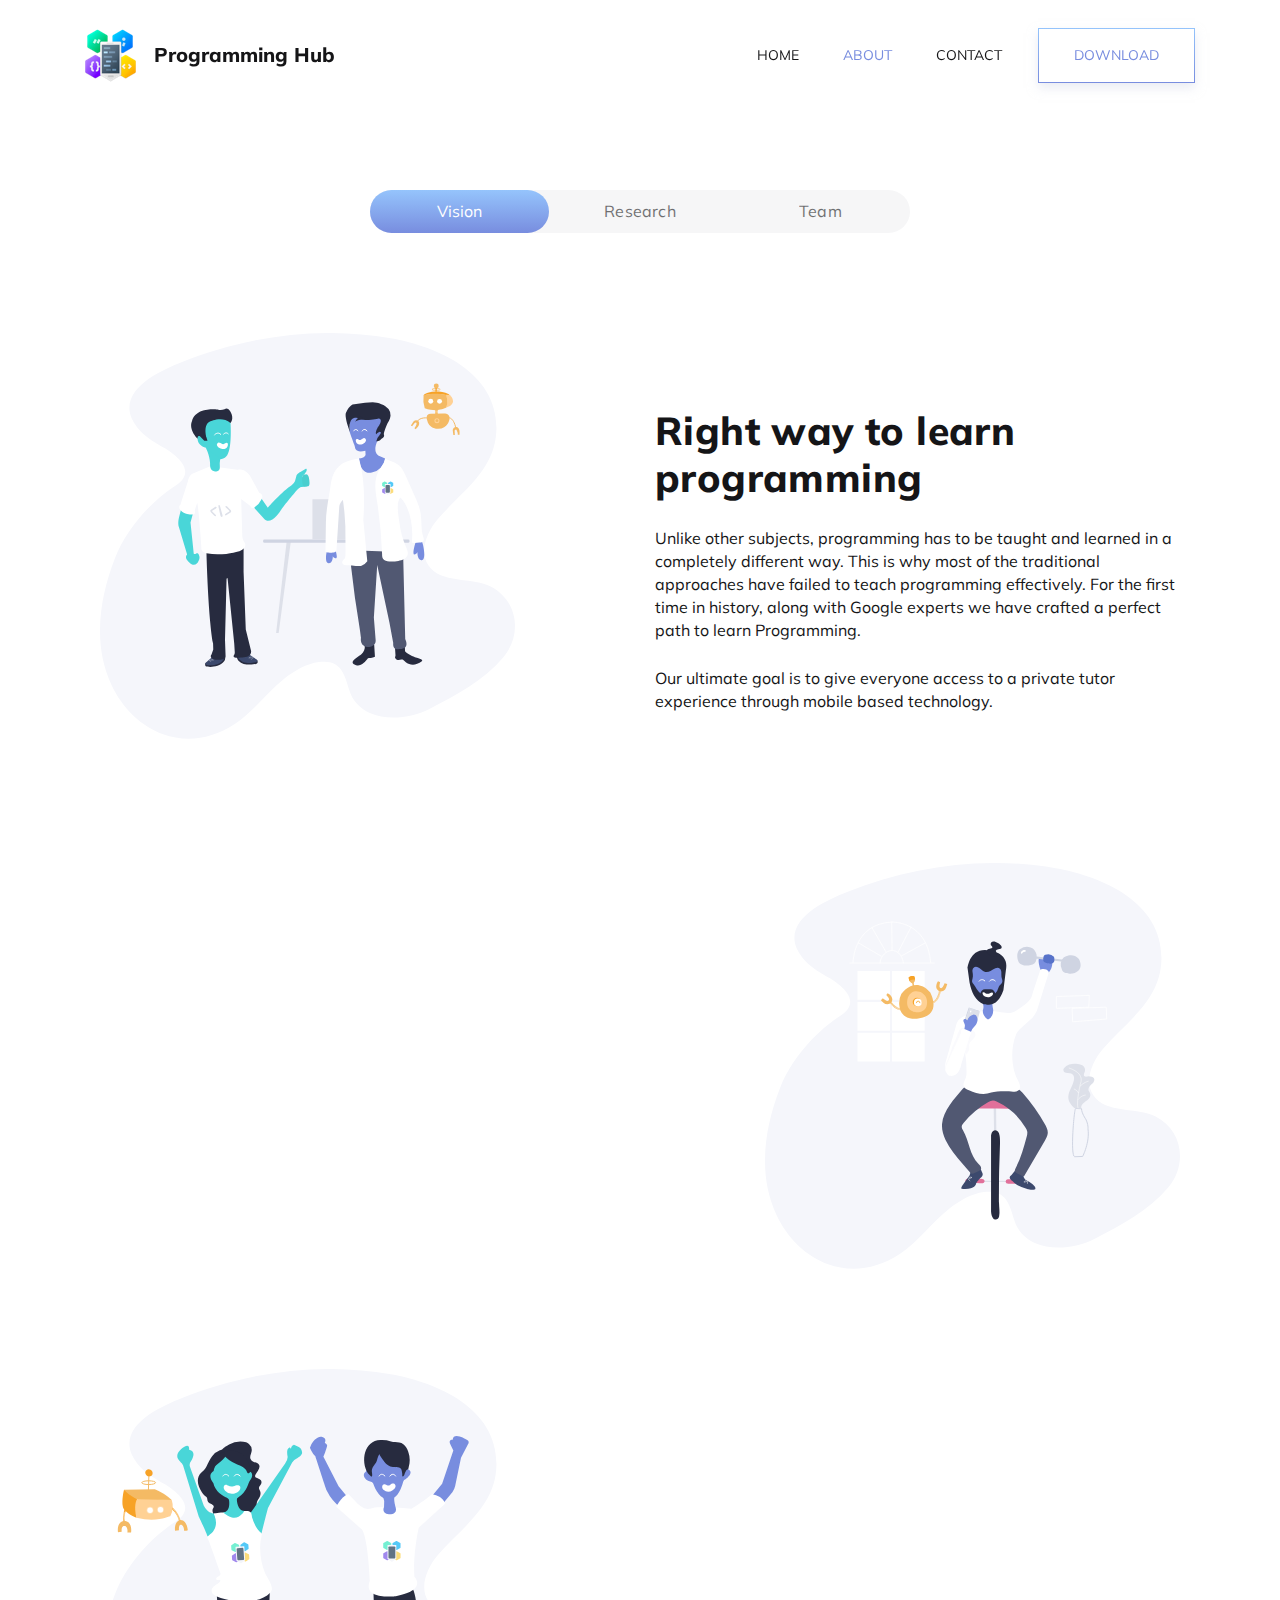
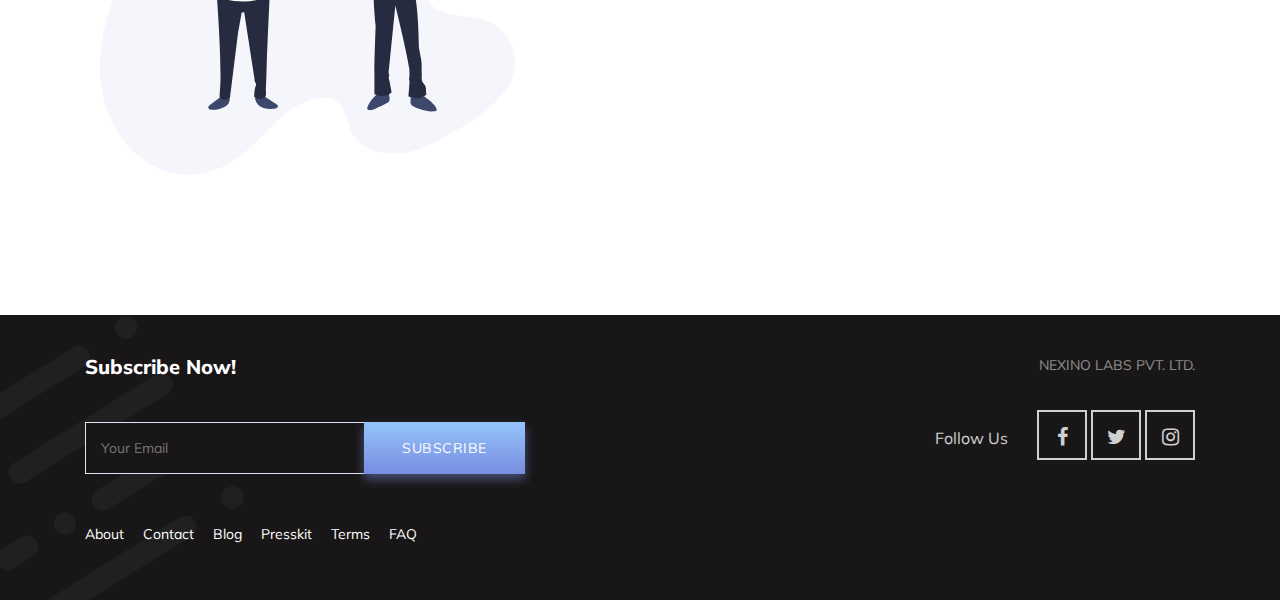
<file: about.html>
<!doctype html>
<html lang="en">

<head>
    <title>Title</title>
    <!-- Required meta tags -->
    <meta charset="utf-8">
    <meta name="viewport" content="width=device-width, initial-scale=1, shrink-to-fit=no">

    <!-- Bootstrap CSS -->
    <link rel="stylesheet" href="https://stackpath.bootstrapcdn.com/bootstrap/4.3.1/css/bootstrap.min.css"
        integrity="sha384-ggOyR0iXCbMQv3Xipma34MD+dH/1fQ784/j6cY/iJTQUOhcWr7x9JvoRxT2MZw1T" crossorigin="anonymous">
    <link href="https://fonts.googleapis.com/css?family=Muli:400,600,700,800,900&display=swap&subset=vietnamese"
        rel="stylesheet">
    <link rel="stylesheet" href="https://cdnjs.cloudflare.com/ajax/libs/font-awesome/4.7.0/css/font-awesome.min.css">
    <link rel="stylesheet" href="./css/owl.carousel.min.css">
    <link rel="stylesheet" href="./css/owl.theme.default.min.css">
    <link rel="stylesheet" href="./css/slick.css">
    <link rel="stylesheet" href="./css/slick-theme.css">
    <link rel="stylesheet" href="./css/animate.css">
    <link rel="stylesheet" href="./css/style.css">
</head>

<body>
    <!-- header -->
    <header class="header">
        <nav class="navbar navbar-expand-md fixed-top nav__header navbar-light" id="myHeader">
            <div class="container">
                <img src="./img/logo.png" class="img-fluid" alt="logo">
                <a class="navbar-brand" href="#">Programming Hub</a>
                <button class="navbar-toggler d-lg-none" type="button" data-toggle="collapse"
                    data-target="#collapsibleNavId" aria-controls="collapsibleNavId" aria-expanded="false"
                    aria-label="Toggle navigation">
                    <span class="navbar-toggler-icon"></span>
                </button>
                <div class="collapse navbar-collapse" id="collapsibleNavId">
                    <ul class="navbar-nav ml-auto">
                        <li class="nav-item ">
                            <a class="nav-link" href="index.html">Home </a>
                        </li>
                        <li class="nav-item active">
                            <a class="nav-link" href="about.html">About</a>
                        </li>
                        <li class="nav-item">
                            <a class="nav-link" href="contact.html">Contact</a>
                        </li>
                    </ul>
                    <a class="nav-link btn btn-download" href="/#download">Download</a>
                </div>
            </div>
        </nav>
    </header>
    <!-- about -->
    <section class="about">
        <div class="container">
            <div class="row">
                <div class="col-md-6 offset-md-3">
                    <ul class="nav nav-pills nav-justified about__nav">
                        <li class="nav-item">
                            <a class="nav-link active" data-toggle="pill" href="#vision">Vision</a>
                        </li>
                        <li class="nav-item">
                            <a class="nav-link" data-toggle="pill" href="#research">Research</a>
                        </li>
                        <li class="nav-item">
                            <a class="nav-link" data-toggle="pill" href="#team">Team</a>
                        </li>
                    </ul>
                </div>
            </div>
            <div class="tab-content">
                <!-- tab-vision -->
                <div class="tab-pane container active" id="vision">
                    <div class="row">
                        <div class="col-md-6">
                            <div class="about__image">
                                <img src="./img/vision-graphic-1.svg" class="img-fluid" alt="vision-graphic-1">
                            </div>
                        </div>
                        <div class="col-md-6">
                            <div class="about__content">
                                <h1 class="wow fadeInUp" data-wow-duration="1.5s" data-wow-delay="0.5s">Right way to
                                    learn programming</h1>
                                <p class="wow fadeInUp" data-wow-duration="1.5s" data-wow-delay="0.5s">Unlike other
                                    subjects, programming has to be taught and learned in a completely
                                    different
                                    way. This is why most of the traditional approaches have failed to teach programming
                                    effectively. For the first time in history, along with Google experts we have
                                    crafted a
                                    perfect path to learn Programming.</p>
                                <p class="wow fadeInUp" data-wow-duration="1.5s" data-wow-delay="0.5s"> Our ultimate
                                    goal is to give everyone access to a private tutor experience through
                                    mobile
                                    based technology.</p>
                            </div>
                        </div>
                    </div>
                    <div class="row">
                        <div class="col-md-6">
                            <div class="about__content">
                                <h1 class="wow fadeInUp" data-wow-duration="1.5s" data-wow-delay="0.5s">Making programming fun</h1>
                                <p class="wow fadeInUp" data-wow-duration="1.5s" data-wow-delay="0.5s">Programming is often considered difficult and boring. But not anymore, we have made
                                    Programming Hub fun and interactive so that people learn new skills and enjoy the
                                    process.</p>
                            </div>
                        </div>
                        <div class="col-md-6 text-right">
                            <div class="about__image ">
                                <img src="./img/vision-graphic-2.svg" class="img-fluid" alt="vision-graphic-2">
                            </div>
                        </div>
                    </div>
                    <div class="row">
                        <div class="col-md-6">
                            <div class="about__image">
                                <img src="./img/vision-graphic-3.svg" class="img-fluid" alt="vision-graphic-3">
                            </div>
                        </div>
                        <div class="col-md-6">
                            <div class="about__content">
                                <h1 class="wow fadeInUp" data-wow-duration="1.5s" data-wow-delay="0.5s">Universally accessible</h1>
                                <p class="wow fadeInUp" data-wow-duration="1.5s" data-wow-delay="0.5s"> There are over 1.8 billion people learning Programming and the majority are doing so
                                    to gain access to better job opportunities. Unfortunately, learning programming
                                    skills is expensive and inaccessible to most. </p>
                                <p class="wow fadeInUp" data-wow-duration="1.5s" data-wow-delay="0.5s">We created Programming Hub so that everyone could have a chance. Free courses coupled
                                    with very affordable premium courses makes Programming Hub sustainable and highly
                                    accessible for everyone.</p>
                            </div>
                        </div>
                    </div>
                </div>
                <div class="tab-pane container fade" id="research">
                    <div class="row">
                        <div class="col-md-6">
                            <div class="about__image">
                                <img src="./img/research-1.svg" class="img-fluid" alt="research-1">
                            </div>
                        </div>
                        <div class="col-md-6">
                            <div class="about__content">
                                <h1 class="wow fadeInUp" data-wow-duration="1.5s" data-wow-delay="0.5s">An effective learning model</h1>
                                <p class="wow fadeInUp" data-wow-duration="1.5s" data-wow-delay="0.5s">We analysed retention and learning patterns of users who learned programming using
                                    mobile phones. This lead us to come to a concrete system of learning which is
                                    specifically tailored for teaching programming in the best possible way on mobile
                                </p>
                            </div>
                        </div>
                    </div>
                    <div class="row">

                        <div class="col-md-6">
                            <div class="about__content">
                                <h1 class="wow fadeInUp" data-wow-duration="1.5s" data-wow-delay="0.5s">Kolb’s model of learning</h1>
                                <p class="wow fadeInUp" data-wow-duration="1.5s" data-wow-delay="0.5s">David Kolb published his learning styles model in 1984 from which he developed his
                                    learning style inventory. Kolb's experiential learning theory works on two levels: a
                                    four stage cycle of learning and four separate learning styles. We thoughtfully
                                    fused Kolb’s model with our study of users to derive the perfect recipe for learning
                                    Programming on mobile.</p>

                            </div>
                        </div>
                        <div class="col-md-6">
                            <div class="about__image text-right">
                                <img src="./img/research-2.svg" class="img-fluid" alt="research-2">
                            </div>
                        </div>
                    </div>
                    <div class="row">
                        <div class="col-md-6">
                            <div class="about__image">
                                <img src="./img/research-3.svg" class="img-fluid" alt="research-3">
                            </div>
                        </div>
                        <div class="col-md-6">
                            <div class="about__content">
                                <h1 class="wow fadeInUp" data-wow-duration="1.5s" data-wow-delay="0.5s">Bite-Sized</h1>
                                <p class="wow fadeInUp" data-wow-duration="1.5s" data-wow-delay="0.5s">Given the screen real estate on mobile, we tested our hypothesis and discovered that
                                    bite-sized content fits and serves best for a better learning experience and as well
                                    as understanding the concepts through mobile platforms.</p>

                            </div>
                        </div>
                    </div>
                    <div class="row">

                        <div class="col-md-6">
                            <div class="about__content">
                                <h1 class="wow fadeInUp" data-wow-duration="1.5s" data-wow-delay="0.5s">Interaction Based</h1>
                                <p class="wow fadeInUp" data-wow-duration="1.5s" data-wow-delay="0.5s">Unlike textbooks, mobile platforms are supposed to be interactive! Only then do they
                                    feel live, and are able to keep us interested in the learning process. It's almost
                                    as immersive as a game.</p>

                            </div>
                        </div>
                        <div class="col-md-6 text-right">
                            <div class="about__image">
                                <img src="./img/research-4.svg" class="img-fluid" alt="research-4">
                            </div>
                        </div>
                    </div>
                    <div class="row">
                        <div class="col-md-6">
                            <div class="about__image">
                                <img src="./img/research-5.svg" class="img-fluid" alt="research-5">
                            </div>
                        </div>
                        <div class="col-md-6">
                            <div class="about__content">
                                <h1 class="wow fadeInUp" data-wow-duration="1.5s" data-wow-delay="0.5s">Adaptive learning</h1>
                                <p class="wow fadeInUp" data-wow-duration="1.5s" data-wow-delay="0.5s">The application is tuned to understand your learning needs and accordingly crafted to
                                    adapt with your learning style and the time you are able to allocate for learning.
                                </p>

                            </div>
                        </div>
                    </div>
                </div>
                <div class="tab-pane container fade" id="team">
                    <div class="row">
                        <div class="col-md-12">
                            <p class="heading">Team</p>
                        </div>
                    </div>
                    <div class="row">
                        <div class="col-md-4">
                            <div class="flip-card">
                                <div class="flip-card-inner">
                                    <div class="flip-card-front">
                                        <img src="./img/tito-pic.jpg" alt="tito-pic" class="img-fluid">
                                        <p class="team__name">Tito Aby Idicula</p>
                                        <div class="team__designation text-center">
                                            <span>Business Expert</span></div>
                                    </div>
                                    <div class="flip-card-back">
                                        <p>Tito leads business and marketing at Programming Hub. He holds an MBA
                                            in E-Business and carries an elaborate experience of enterprise
                                            mobile application development of over 3 years in IT MNCs. He’s a
                                            Fitness enthusiast and loves travelling in his free time.
                                        </p>
                                    </div>
                                </div>
                            </div>
                        </div>
                        <div class="col-md-4">
                            <div class="flip-card">
                                <div class="flip-card-inner">
                                    <div class="flip-card-front">
                                        <img src="./img/nigel-pic.jpg" alt="nigel-pic" class="img-fluid">
                                        <p class="team__name">Nigel Crasto</p>
                                        <div class="team__designation text-center">
                                            <span>Product Expert</span></div>
                                    </div>
                                    <div class="flip-card-back">
                                        <p>Nigel leads the team and product at Programming Hub. He has Android
                                            development experience of over 5 years and has previously worked on various
                                            enterprise/user based applications in IT MNCs. Loves to play PS4 and
                                            football in his free time.</p>
                                    </div>
                                </div>
                            </div>
                        </div>
                        <div class="col-md-4">
                            <div class="flip-card">
                                <div class="flip-card-inner">
                                    <div class="flip-card-front">
                                        <img src="./img/timur-pic.jpg" alt="timur-pic" class="img-fluid">
                                        <p class="team__name">Timir</p>
                                        <div class="team__designation text-center">
                                            <span>Analytics Expert</span></div>
                                    </div>
                                    <div class="flip-card-back">
                                        <p>Timir heads analytics and data at Programming Hub. He has over 2 years hands
                                            on experience on major mobile analytics softwares. Photography enthusiast
                                            and loves multiplayer games.</p>
                                    </div>
                                </div>
                            </div>
                        </div>
                    </div>
                    <div class="row">
                        <div class="col-md-6 offset-md-3">
                            <p class="team__sub">
                                Our collective experience on building mobile products is over 32 years. We bring to the
                                table a
                                perfect blend of Leadership, Engineering, Design, Marketing, Development, and Research.
                            </p>
                        </div>
                    </div>

                </div>
            </div>
        </div>
    </section>
    <!-- footer -->
    <footer class="footer">
        <div class="container">
            <div class="row">
                <div class="col-md-5">
                    <h1>
                        Subscribe Now!
                    </h1>
                    <div class="footer__subcribe">
                        <input type="text" placeholder="Your Email" class="footer__input" id="">
                        <button class="btn-subcribe">SUBSCRIBE</button>
                    </div>
                    <div class="footer__links">
                        <ul>
                            <li><a href="">About</a></li>
                            <li><a href="">Contact</a></li>
                            <li><a href="https://blog.programminghub.io/">Blog</a></li>
                            <li><a href="http://press.programminghub.io/">Presskit</a></li>
                            <li><a href="https://www.programminghub.io/legal.html">Terms</a></li>
                            <li><a href="https://www.programminghub.io/faq.html">FAQ</a></li>
                        </ul>
                    </div>
                </div>
                <div class="col-md-7 text-right">
                    <div class="footer__nex">
                        <a href="https://www.nexinolabs.com/"> NEXINO LABS PVT. LTD. </a>
                    </div>
                    <div class="footer__icon">
                        <ul>
                            <li>Follow Us</li>
                            <li><a href=""><i class="fa fa-facebook" aria-hidden="true"></i></a></li>
                            <li><a href=""><i class="fa fa-twitter" aria-hidden="true"></i></a></li>
                            <li><a href=""><i class="fa fa-instagram" aria-hidden="true"></i></a></li>
                        </ul>
                    </div>
                </div>
            </div>
        </div>
    </footer>
    <!-- Optional JavaScript -->
    <!-- jQuery first, then Popper.js, then Bootstrap JS -->
    <script src="https://code.jquery.com/jquery-3.3.1.slim.min.js"
        integrity="sha384-q8i/X+965DzO0rT7abK41JStQIAqVgRVzpbzo5smXKp4YfRvH+8abtTE1Pi6jizo"
        crossorigin="anonymous"></script>
    <script src="https://cdnjs.cloudflare.com/ajax/libs/popper.js/1.14.7/umd/popper.min.js"
        integrity="sha384-UO2eT0CpHqdSJQ6hJty5KVphtPhzWj9WO1clHTMGa3JDZwrnQq4sF86dIHNDz0W1"
        crossorigin="anonymous"></script>
    <script src="https://stackpath.bootstrapcdn.com/bootstrap/4.3.1/js/bootstrap.min.js"
        integrity="sha384-JjSmVgyd0p3pXB1rRibZUAYoIIy6OrQ6VrjIEaFf/nJGzIxFDsf4x0xIM+B07jRM"
        crossorigin="anonymous"></script>

    <script src="./js/owl.carousel.min.js"></script>
    <script>
        $('#owl-one').owlCarousel({
            loop: true,
            margin: 10,
            nav: true,
            animateIn: 'fadeIn',
            navText: ["<img src='img/lhs-arrow.svg'>", "<img src='img/rhs-arrow.svg'>"],
            navClass: ['owl-prev', 'owl-next'],
            responsive: {
                0: {
                    items: 1
                },
                600: {
                    items: 1
                },
                1000: {
                    items: 1
                }
            }
        });

    </script>
    <script>
        // When the user scrolls the page, execute myFunction 
        window.onscroll = function () { myFunction() };

        // Get the header
        var header = document.getElementById("myHeader");

        // Get the offset position of the navbar
        var sticky = header.offsetTop;

        // Add the sticky class to the header when you reach its scroll position. Remove "sticky" when you leave the scroll position
        function myFunction() {
            if (window.pageYOffset > 50) {
                header.classList.add("sticky");
            } else {
                header.classList.remove("sticky");
            }
        }
    </script>
    <script src="./js/wow.min.js"></script>
    <script>
        new WOW().init();
    </script>
</body>

</html>
</file>
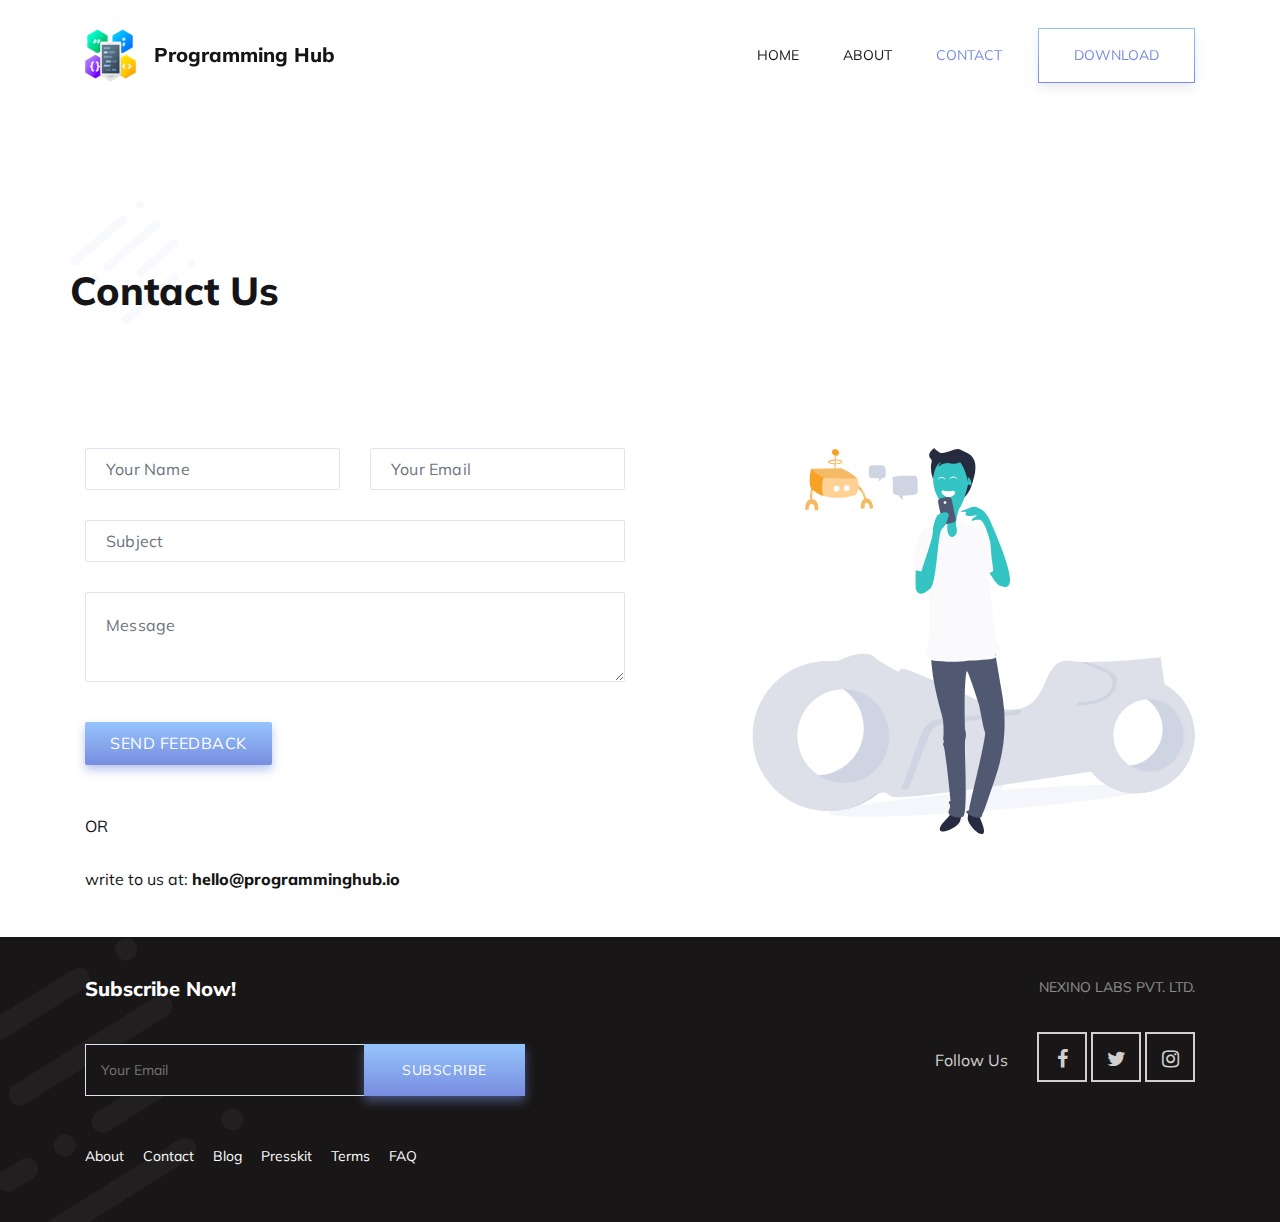
<file: contact.html>
<!doctype html>
<html lang="en">

<head>
    <title>Title</title>
    <!-- Required meta tags -->
    <meta charset="utf-8">
    <meta name="viewport" content="width=device-width, initial-scale=1, shrink-to-fit=no">

    <!-- Bootstrap CSS -->
    <link rel="stylesheet" href="https://stackpath.bootstrapcdn.com/bootstrap/4.3.1/css/bootstrap.min.css"
        integrity="sha384-ggOyR0iXCbMQv3Xipma34MD+dH/1fQ784/j6cY/iJTQUOhcWr7x9JvoRxT2MZw1T" crossorigin="anonymous">
    <link href="https://fonts.googleapis.com/css?family=Muli:400,600,700,800,900&display=swap&subset=vietnamese"
        rel="stylesheet">
    <link rel="stylesheet" href="https://cdnjs.cloudflare.com/ajax/libs/font-awesome/4.7.0/css/font-awesome.min.css">
    <link rel="stylesheet" href="./css/owl.carousel.min.css">
    <link rel="stylesheet" href="./css/owl.theme.default.min.css">
    <link rel="stylesheet" href="./css/slick.css">
    <link rel="stylesheet" href="./css/slick-theme.css">
    <link rel="stylesheet" href="./css/animate.css">
    <link rel="stylesheet" href="./css/style.css">
</head>

<body>
    <!-- header -->
    <header class="header">
        <nav class="navbar navbar-expand-md fixed-top nav__header navbar-light" id="myHeader">
            <div class="container">
                <img src="./img/logo.png" class="img-fluid" alt="logo">
                <a class="navbar-brand" href="#">Programming Hub</a>
                <button class="navbar-toggler d-lg-none" type="button" data-toggle="collapse"
                    data-target="#collapsibleNavId" aria-controls="collapsibleNavId" aria-expanded="false"
                    aria-label="Toggle navigation">
                    <span class="navbar-toggler-icon"></span>
                </button>
                <div class="collapse navbar-collapse" id="collapsibleNavId">
                    <ul class="navbar-nav ml-auto">
                        <li class="nav-item ">
                            <a class="nav-link" href="index.html">Home </a>
                        </li>
                        <li class="nav-item ">
                            <a class="nav-link" href="about.html">About</a>
                        </li>
                        <li class="nav-item active">
                            <a class="nav-link" href="contact.html">Contact</a>
                        </li>
                    </ul>
                    <a class="nav-link btn btn-download" href="/#download">Download</a>
                </div>
            </div>
        </nav>
    </header>
    <!-- contact -->
    <section class="contact">
        <div class="container">
            <div class="row">
                <div class="contact__heading">
                    <h1>Contact Us</h1>
                    <div class="contact__image">
                        <img src="./img/code-watermark.svg" class="img-fluid" alt="code-watermark">
                    </div>
                </div>
            </div>
            <div class="row">

                <div class="col-md-6">
                    <form action="">
                        <div class="row">
                            <div class="col-md-6">
                                <div class="form-group">
                                    <input type="text" class="form-control" placeholder="Your Name">
                                </div>
                            </div>
                            <div class="col-md-6">
                                <div class="form-group">
                                    <input type="text" class="form-control" placeholder="Your Email">
                                </div>
                            </div>
                        </div>
                        <div class="row">
                            <div class="col-md-12">
                                <div class="form-group">
                                    <input type="text" class="form-control" placeholder="Subject">
                                </div>
                            </div>
                        </div>
                        <div class="row">
                            <div class="col-md-12">
                                <div class="form-group">
                                    <textarea class="form-control" placeholder="Message"></textarea>
                                </div>

                            </div>
                        </div>
                        <div class="row">
                            <div class="col-md-6">
                                <button class="contact__send">SEND FEEDBACK</button>
                            </div>
                        </div>
                    </form>
                    <p class="or">OR</p>
                    <p class="write"> write to us at: <span>hello@programminghub.io</span></p>

                </div>

                <div class="col-md-6 text-right">
                    <img src="./img/contact-us-illustration.svg" class="img-fluid" alt="contact-us-illustration">
                </div>
            </div>

        </div>
    </section>
    <!-- footer -->
    <footer class="footer">
        <div class="container">
            <div class="row">
                <div class="col-md-5">
                    <h1>
                        Subscribe Now!
                    </h1>
                    <div class="footer__subcribe">
                        <input type="text" placeholder="Your Email" class="footer__input" id="">
                        <button class="btn-subcribe">SUBSCRIBE</button>
                    </div>
                    <div class="footer__links">
                        <ul>
                            <li><a href="">About</a></li>
                            <li><a href="">Contact</a></li>
                            <li><a href="https://blog.programminghub.io/">Blog</a></li>
                            <li><a href="http://press.programminghub.io/">Presskit</a></li>
                            <li><a href="https://www.programminghub.io/legal.html">Terms</a></li>
                            <li><a href="https://www.programminghub.io/faq.html">FAQ</a></li>
                        </ul>
                    </div>
                </div>
                <div class="col-md-7 text-right">
                    <div class="footer__nex">
                        <a href="https://www.nexinolabs.com/"> NEXINO LABS PVT. LTD. </a>
                    </div>
                    <div class="footer__icon">
                        <ul>
                            <li>Follow Us</li>
                            <li><a href=""><i class="fa fa-facebook" aria-hidden="true"></i></a></li>
                            <li><a href=""><i class="fa fa-twitter" aria-hidden="true"></i></a></li>
                            <li><a href=""><i class="fa fa-instagram" aria-hidden="true"></i></a></li>
                        </ul>
                    </div>
                </div>
            </div>
        </div>
    </footer>
    <!-- Optional JavaScript -->
    <!-- jQuery first, then Popper.js, then Bootstrap JS -->
    <script src="https://code.jquery.com/jquery-3.3.1.slim.min.js"
        integrity="sha384-q8i/X+965DzO0rT7abK41JStQIAqVgRVzpbzo5smXKp4YfRvH+8abtTE1Pi6jizo"
        crossorigin="anonymous"></script>
    <script src="https://cdnjs.cloudflare.com/ajax/libs/popper.js/1.14.7/umd/popper.min.js"
        integrity="sha384-UO2eT0CpHqdSJQ6hJty5KVphtPhzWj9WO1clHTMGa3JDZwrnQq4sF86dIHNDz0W1"
        crossorigin="anonymous"></script>
    <script src="https://stackpath.bootstrapcdn.com/bootstrap/4.3.1/js/bootstrap.min.js"
        integrity="sha384-JjSmVgyd0p3pXB1rRibZUAYoIIy6OrQ6VrjIEaFf/nJGzIxFDsf4x0xIM+B07jRM"
        crossorigin="anonymous"></script>

    <script src="./js/owl.carousel.min.js"></script>
    <script>
        $('#owl-one').owlCarousel({
            loop: true,
            margin: 10,
            nav: true,
            animateIn: 'fadeIn',
            navText: ["<img src='img/lhs-arrow.svg'>", "<img src='img/rhs-arrow.svg'>"],
            navClass: ['owl-prev', 'owl-next'],
            responsive: {
                0: {
                    items: 1
                },
                600: {
                    items: 1
                },
                1000: {
                    items: 1
                }
            }
        });

    </script>
    <script>
        // When the user scrolls the page, execute myFunction 
        window.onscroll = function () { myFunction() };

        // Get the header
        var header = document.getElementById("myHeader");

        // Get the offset position of the navbar
        var sticky = header.offsetTop;

        // Add the sticky class to the header when you reach its scroll position. Remove "sticky" when you leave the scroll position
        function myFunction() {
            if (window.pageYOffset > 50) {
                header.classList.add("sticky");
            } else {
                header.classList.remove("sticky");
            }
        }
    </script>
     <script src="./js/wow.min.js"></script>
     <script>
             new WOW().init();
         </script>

</body>

</html>
</file>
<file: css/style.css>
* {
  margin: 0;
  padding: 0;
  box-sizing: border-box;
  font-family: 'Muli', sans-serif; }

body {
  background-color: #fff;
  font-size: 14px;
  line-height: 1.44;
  color: #151517; }

.btn {
  color: #788ddf;
  font-size: 14px;
  font-weight: 400;
  background-color: #fff;
  border: 1px solid #788ddf;
  text-transform: uppercase; }

.banner {
  background: url("../img/home-bg.svg");
  background-repeat: no-repeat;
  background-size: cover;
  background-position: center center;
  height: 800px;
  position: relative; }
  .banner h1 {
    color: #151517;
    font-size: 39px;
    font-weight: 800;
    margin-top: 250px;
    margin-bottom: 30px; }
  .banner .banner__image {
    margin-top: 250px; }
  @media screen and (max-width: 768px) {
    .banner {
      height: 420px; }
      .banner .banner__image {
        display: none; } }

.way {
  margin-top: 200px; }
  .way .way__content {
    position: relative; }
    .way .way__content h1 {
      color: #151517;
      font-size: 39px;
      font-weight: 800;
      padding: 68px 0px 25px 0; }
    .way .way__content .way__image {
      position: absolute;
      width: 125px;
      top: 0;
      left: 0;
      z-index: -1; }
    .way .way__content p {
      color: #151517;
      font-size: 16px;
      font-weight: 400;
      letter-spacing: 0.2px;
      margin-bottom: 50px; }
    .way .way__content a {
      padding: 12px 21px;
      border-radius: 25px;
      letter-spacing: 0.5px; }

.compiler {
  padding-top: 200px;
  position: relative; }
  .compiler .compiler__content {
    position: relative; }
    .compiler .compiler__content h1 {
      color: #151517;
      font-size: 39px;
      font-weight: 800;
      padding: 180px 0px 25px 0; }
    .compiler .compiler__content .compiler__image {
      position: absolute;
      width: 125px;
      top: 35%;
      left: 0;
      z-index: -1; }
    .compiler .compiler__content p {
      color: #151517;
      font-size: 16px;
      font-weight: 400;
      letter-spacing: 0.2px;
      margin-bottom: 50px; }
  .compiler .compiler__slider {
    margin: 0 60px;
    width: 391px; }
  .compiler .owl-nav {
    position: absolute;
    top: 53%;
    left: 0; }
    .compiler .owl-nav .owl-prev:focus,
    .compiler .owl-nav .owl-next:focus {
      outline: none; }
    .compiler .owl-nav .owl-prev:hover,
    .compiler .owl-nav .owl-next:hover {
      background-color: #fff !important; }
    .compiler .owl-nav .owl-next {
      margin-left: 30px; }
  .compiler .owl-dots {
    position: absolute;
    top: 61%;
    left: 0; }
    .compiler .owl-dots .owl-dot:hover span {
      background: transparent; }
    .compiler .owl-dots .owl-dot.active span {
      background: #bbc1c9; }
    .compiler .owl-dots .owl-dot:focus {
      outline: none; }
    .compiler .owl-dots .owl-dot span {
      width: 14px;
      height: 14px;
      background: #fff;
      border: 1px solid #bbc1c9; }
  @media screen and (max-width: 768px) {
    .compiler {
      padding-top: 0; }
      .compiler .compiler__content p {
        margin-bottom: 100px; }
      .compiler .owl-nav {
        top: 30%; }
      .compiler .owl-dots {
        top: 35%; } }

.recognized {
  padding: 85px 0 109px; }
  .recognized h1 {
    color: #151517;
    font-size: 39px;
    font-weight: 800;
    margin-bottom: 60px; }
  .recognized .recognized__box {
    border-radius: 4px;
    border: 1px solid #f7f8fd;
    padding: 45px 0;
    box-shadow: 0px 0px 38px 0 rgba(165, 168, 183, 0.5); }
    .recognized .recognized__box img {
      margin-left: 50px; }
  @media screen and (max-width: 768px) {
    .recognized .recognized__box img {
      margin-left: 0; } }

.testimonials {
  background-image: linear-gradient(to bottom, #ffffff, #fafafd 22%, #f5f6fb);
  padding-top: 85px;
  padding-bottom: 125px; }
  .testimonials .center .left-arrow-testimonials {
    position: absolute;
    left: -10%;
    top: 30%; }
  .testimonials .center .right-arrow-testimonials {
    position: absolute;
    right: -10%;
    top: 30%; }
  .testimonials .center .slider {
    width: 50%;
    margin: 100px auto; }
  .testimonials .center .slick-slide {
    margin: 0px 0px;
    border-radius: 50%; }
  .testimonials .center .slick-slide img {
    width: 100%;
    transform: scale(0.9); }
  .testimonials .center .slick-prev:before,
  .testimonials .center .slick-next:before {
    color: black; }
  .testimonials .center .slick-center img {
    transform: scale(1.1); }
  .testimonials .test__caption h1 {
    color: #151517;
    font-size: 39px;
    font-weight: 800;
    margin-top: 45px;
    text-align: center; }
  .testimonials .test__caption p {
    margin-top: 30px;
    margin-bottom: 40px;
    font-size: 16px;
    text-align: center; }

.download {
  padding: 36px 0px 500px 0px;
  background-image: url("../img/city.svg"), linear-gradient(to top, #ffffff, #fafafd 22%, #f5f6fb);
  background-repeat: no-repeat;
  height: 326px;
  background-position: top right; }
  .download h1 {
    color: #151517;
    font-size: 39px;
    font-weight: 800;
    margin-bottom: 30px; }
  .download .download__image {
    padding-top: 60px; }
  @media screen and (max-width: 768px) {
    .download {
      padding-bottom: 0px; }
      .download .download__image {
        display: none; } }

.about {
  padding: 190px 0 140px 0;
  /* This container is needed to position the front and back side */
  /* Do an horizontal flip when you move the mouse over the flip box container */
  /* Position the front and back side */
  /* Style the front side (fallback if image is missing) */
  /* Style the back side */ }
  .about .about__nav {
    border-radius: 25px;
    background-color: #f6f6f7;
    width: auto; }
    .about .about__nav .nav-item .nav-link {
      color: #151517;
      font-size: 16px;
      font-weight: 400;
      text-align: center;
      letter-spacing: 0.2px;
      opacity: 0.6;
      padding: 10px 55px; }
      .about .about__nav .nav-item .nav-link.active {
        color: #fff;
        border-radius: 25px;
        opacity: 1;
        background-image: linear-gradient(to bottom, #95c4fc, #788ddf); }
  .about .about__image {
    margin-top: 100px; }
  .about .about__content {
    margin-top: 175px; }
    .about .about__content h1 {
      color: #151517;
      font-size: 39px;
      font-weight: 800;
      letter-spacing: 0.4px; }
    .about .about__content p {
      margin: 25px 0;
      color: #151517;
      font-size: 16px;
      font-weight: 400; }
      .about .about__content p:last-child {
        margin-bottom: 50px; }
  .about .heading {
    color: #151517;
    font-size: 39px;
    font-weight: 800;
    text-align: center;
    margin: 100px 0 55px 0; }
  .about .flip-card {
    width: 100%;
    height: 500px;
    perspective: 1000px;
    /* Remove this if you don't want the 3D effect */ }
  .about .flip-card-inner {
    position: relative;
    width: 100%;
    height: 100%;
    text-align: center;
    transition: transform 0.8s;
    transform-style: preserve-3d;
    box-shadow: 0 3px 25px 0 rgba(169, 172, 189, 0.16);
    border: 1px solid #f1f1f1; }
  .about .flip-card:hover .flip-card-inner {
    transform: rotateY(180deg); }
  .about .flip-card-front,
  .about .flip-card-back {
    position: absolute;
    width: 100%;
    height: 100%;
    backface-visibility: hidden;
    padding: 30px; }
  .about .flip-card-front {
    background-color: transparent;
    color: black; }
    .about .flip-card-front .team__name {
      margin: 20px 0;
      text-align: center;
      color: #151517;
      font-size: 20px;
      font-weight: 800; }
    .about .flip-card-front .team__designation span {
      color: #fff;
      font-size: 14px;
      font-weight: 400;
      background-color: #788ddf;
      padding: 8px 19px;
      border-radius: 15px; }
  .about .flip-card-back {
    background-image: linear-gradient(to bottom, #95c4fc, #788ddf);
    padding-top: 60px;
    transform: rotateY(180deg); }
    .about .flip-card-back p {
      color: #fff;
      font-size: 14px;
      font-weight: 400;
      text-align: center; }
  .about .team__sub {
    margin-top: 80px;
    color: #151517;
    font-size: 14px;
    font-weight: 400;
    text-align: center; }
  @media screen and (max-width: 768px) {
    .about .flip-card {
      margin: 20px 0; } }

.contact {
  padding-top: 200px;
  margin-bottom: 30px; }
  .contact .contact__heading {
    position: relative;
    padding-bottom: 100px; }
    .contact .contact__heading h1 {
      color: #151517;
      font-size: 39px;
      font-weight: 800;
      padding: 68px 0px 25px 0; }
    .contact .contact__heading .contact__image {
      position: absolute;
      width: 125px;
      top: 0;
      left: 0;
      z-index: -1; }
  .contact .form-group {
    margin-bottom: 30px; }
    .contact .form-group .form-control {
      border-radius: 2px;
      background-color: #fff;
      border: solid 1px #e0e3f3;
      width: 100%;
      font-size: 16px;
      letter-spacing: 0.2px;
      text-align: left;
      padding: 20px; }
  .contact .contact__send {
    border-radius: 2px;
    background-image: linear-gradient(to bottom, #95c4fc, #788ddf);
    box-shadow: 0 5px 10px 0 rgba(120, 141, 223, 0.51);
    padding: 10px 25px;
    color: #fff;
    font-size: 16px;
    font-weight: 400;
    letter-spacing: 0.5px;
    border: 0px;
    margin-bottom: 50px;
    margin-top: 10px; }
  .contact .or {
    font-size: 16px;
    margin-bottom: 30px; }
  .contact .write {
    margin-top: 30px;
    font-size: 16px; }
    .contact .write span {
      font-weight: 800; }

.header .nav__header {
  padding: 27px 0px;
  transition: all 0.5s ease-in-out; }
  .header .nav__header .navbar-brand {
    color: #151517;
    font-size: 20px;
    font-weight: 800;
    padding: 14px 0px 14px 18px; }
  .header .nav__header .navbar-nav .nav-item {
    padding: 0px 14px; }
    .header .nav__header .navbar-nav .nav-item .nav-link {
      color: #151517;
      font-size: 14px;
      font-weight: 400;
      text-transform: uppercase; }
      .header .nav__header .navbar-nav .nav-item .nav-link:hover {
        color: #788ddf; }
    .header .nav__header .navbar-nav .nav-item.active .nav-link {
      color: #788ddf; }
  .header .nav__header .btn-download {
    padding: 16px 35px;
    border-radius: 0;
    color: #788ddf;
    box-shadow: 0 5px 10px 0 rgba(214, 218, 232, 0.51);
    border-image-source: linear-gradient(#95c4fc, #788ddf);
    -webkit-border-image-source: linear-gradient(#95c4fc, #788ddf);
    -moz-border-image-source: linear-gradient(#95c4fc, #788ddf);
    -o-border-image-source: linear-gradient(#95c4fc, #788ddf);
    border-image-slice: 1;
    margin-left: 14px; }
.header .sticky {
  position: fixed;
  top: 0;
  width: 100%;
  background-color: #fff !important;
  box-shadow: 0 0 3px 0 rgba(0, 0, 0, 0.1) !important;
  padding: 10px 0px 10px 0px; }
@media screen and (max-width: 768px) {
  .header .nav__header img {
    width: 32px;
    height: 32px; } }

.footer {
  background-color: #181616;
  padding: 40px 0;
  position: relative;
  background-image: url("../../img/code-dark-watermark.svg");
  background-size: contain;
  background-repeat: no-repeat; }
  .footer h1 {
    padding-bottom: 35px;
    color: #fff;
    font-size: 20px;
    font-weight: 800; }
  .footer .footer__subcribe .footer__input {
    background-color: #181616;
    border: 1px solid #e0e3f3;
    padding: 15px;
    margin-bottom: 50px;
    width: 280px;
    color: #fff; }
    .footer .footer__subcribe .footer__input:focus {
      outline: none; }
  .footer .footer__subcribe .btn-subcribe {
    background-image: linear-gradient(to bottom, #95c4fc, #788ddf);
    box-shadow: 0 5px 10px 0 rgba(120, 141, 223, 0.51);
    border: 0px;
    color: #fff;
    font-size: 14px;
    font-weight: 400;
    letter-spacing: 0.5px;
    margin-left: -5px;
    padding: 16px 38px; }
  .footer .footer__links ul li {
    display: inline; }
    .footer .footer__links ul li a {
      color: #fff;
      font-size: 14px;
      font-weight: 400;
      margin-right: 15px; }
      .footer .footer__links ul li a:hover {
        text-decoration: none; }
  .footer .footer__nex {
    padding-bottom: 35px;
    opacity: 0.5; }
    .footer .footer__nex a {
      color: #fff;
      font-size: 14px;
      font-weight: 400;
      text-decoration: none; }
  .footer .footer__icon ul li {
    display: inline; }
    .footer .footer__icon ul li:first-child {
      opacity: 0.8;
      color: #fff;
      font-size: 16px;
      font-weight: 400;
      margin-right: 25px; }
    .footer .footer__icon ul li a {
      text-decoration: none; }
      .footer .footer__icon ul li a i {
        font-size: 20px;
        text-align: center;
        width: 50px;
        height: 50px;
        line-height: 50px;
        border: 2px solid white;
        color: #fff;
        opacity: 0.8; }

/*# sourceMappingURL=style.css.map */
</file>
